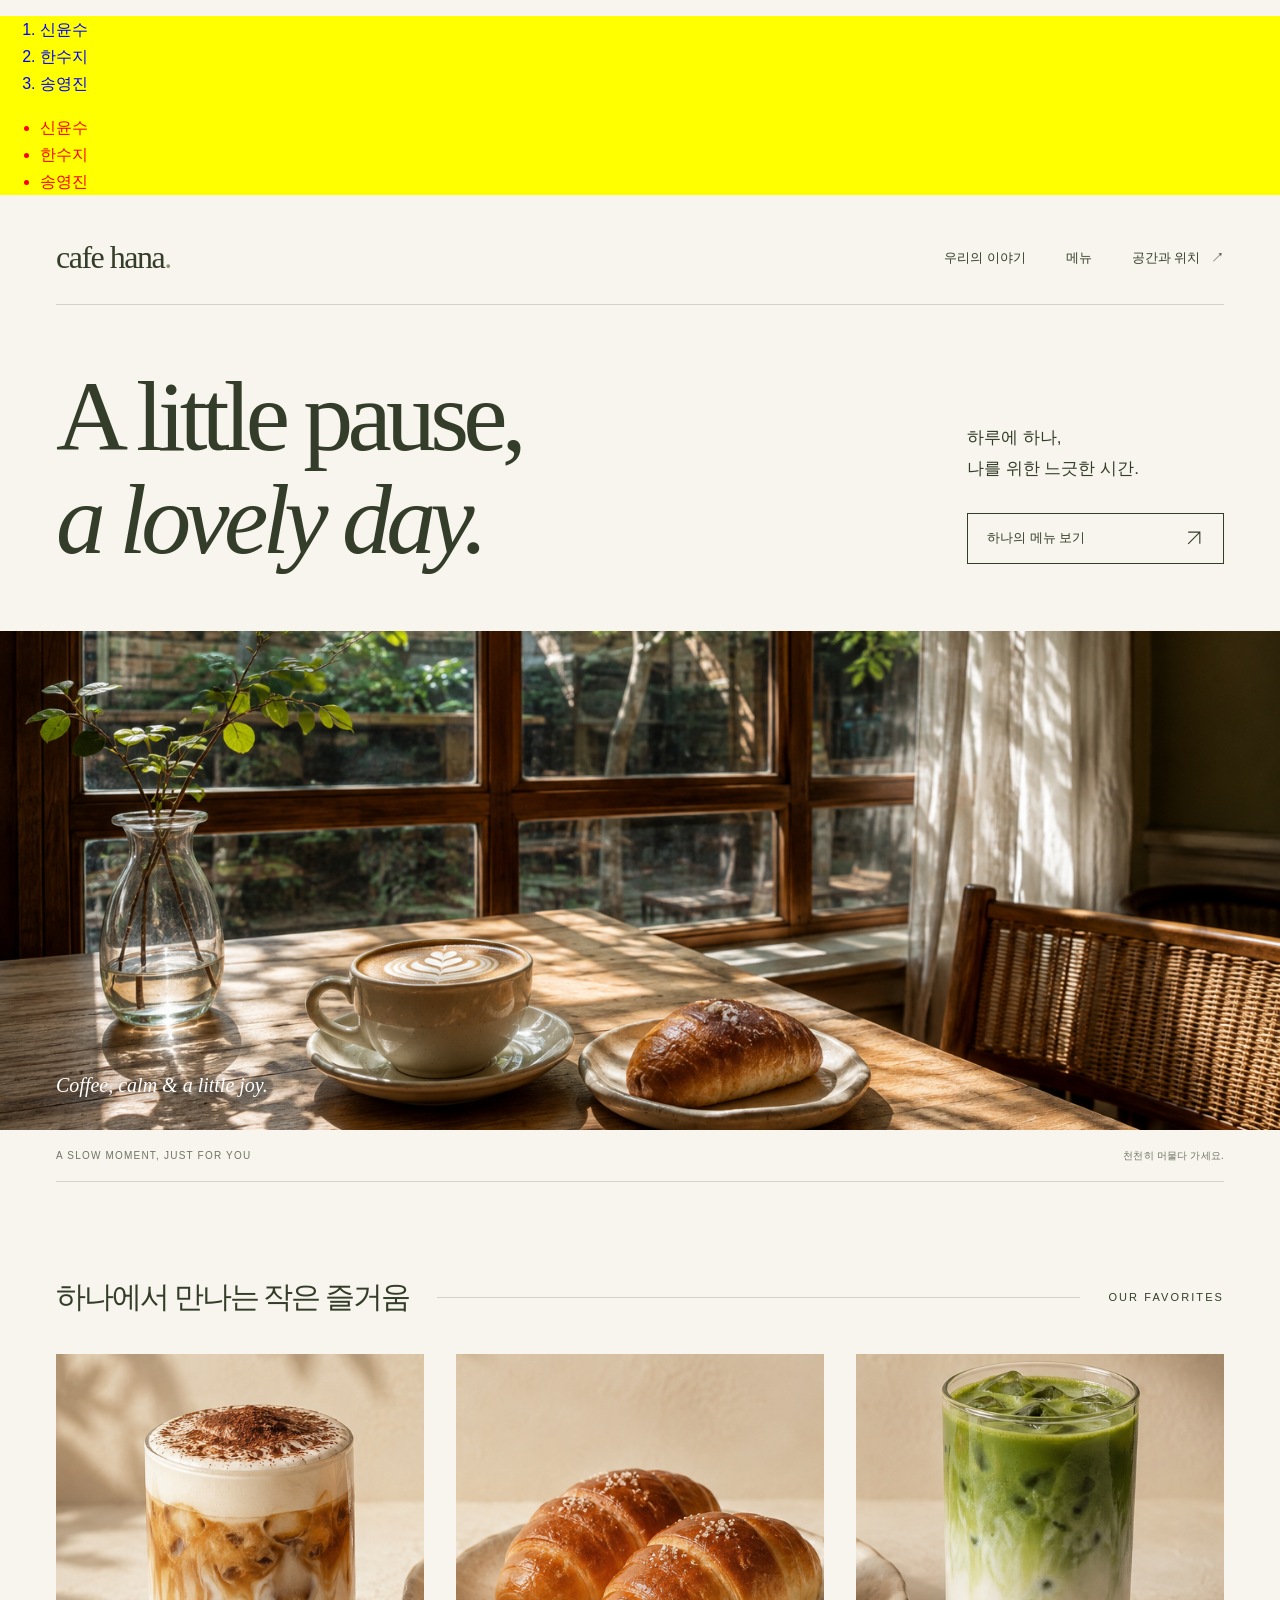
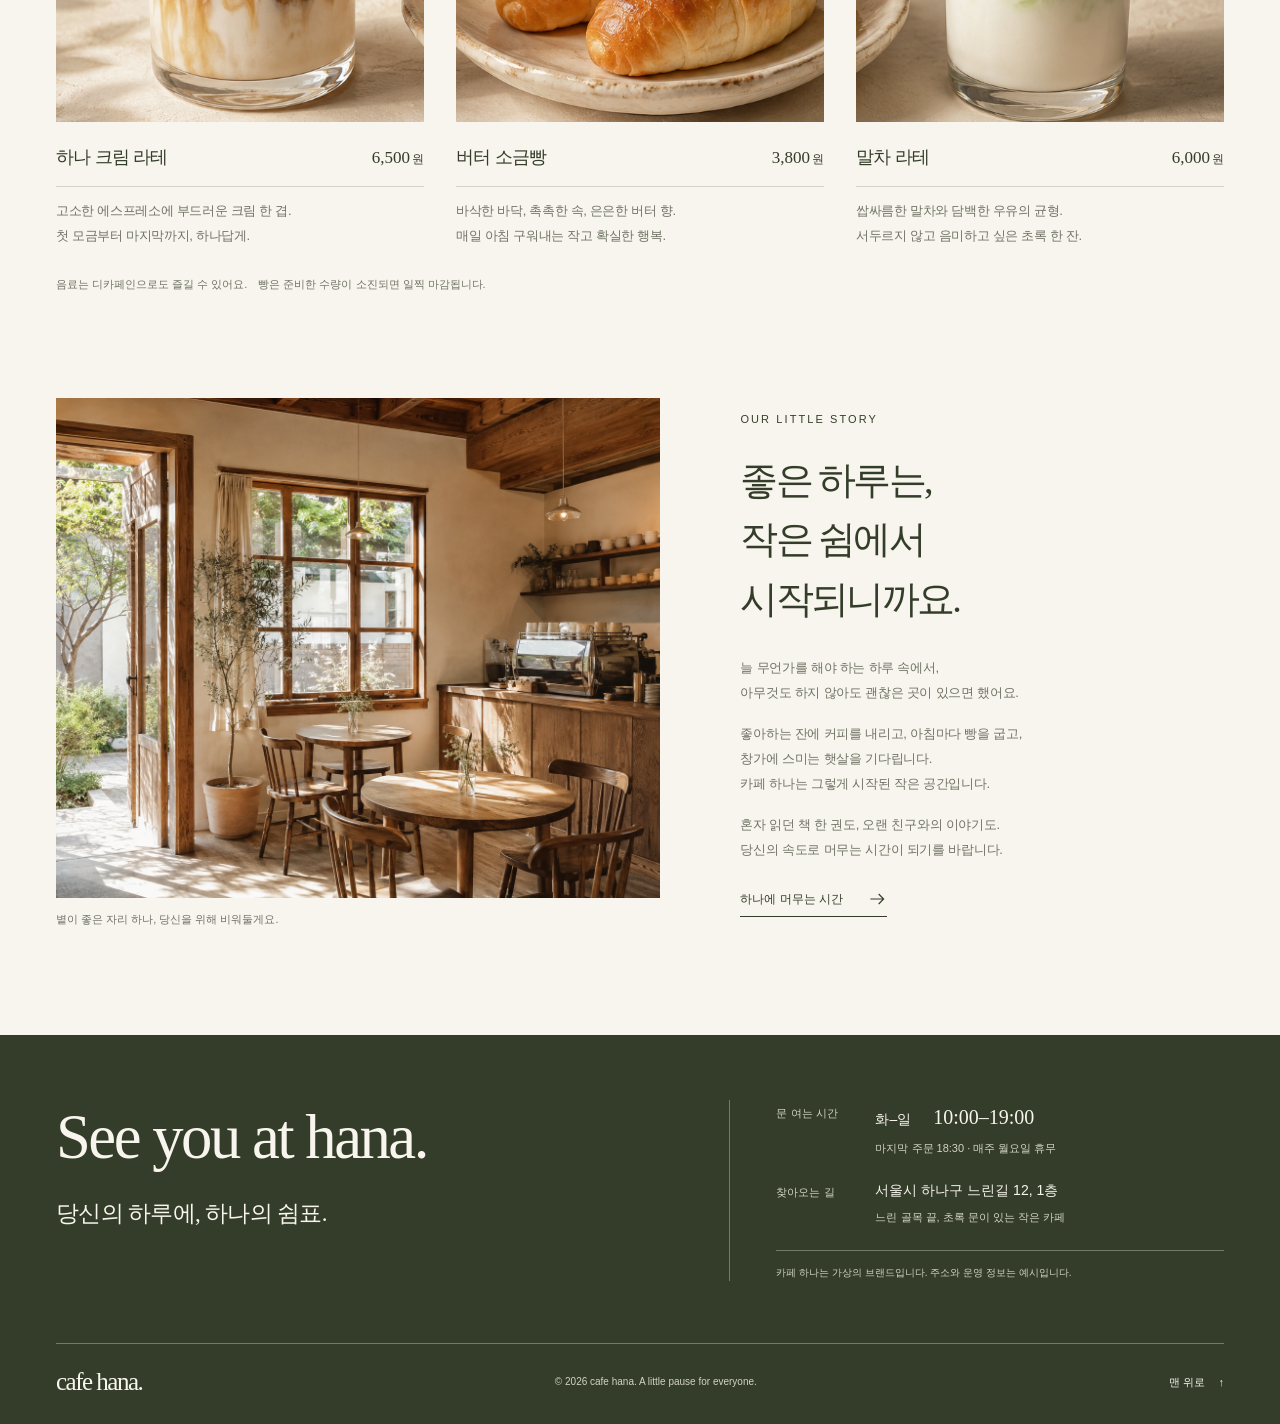
<file: cafe-hana/cafe-hana/index.html>
<!DOCTYPE html>
<html lang="ko">
  <head>
    <meta charset="UTF-8" />
    <meta name="viewport" content="width=device-width, initial-scale=1.0" />
    <meta name="theme-color" content="#f7f5ed" />
    <meta name="description" content="하루에 하나, 나를 위한 느긋한 시간. 정성껏 내린 커피와 갓 구운 빵이 있는 가상의 동네 카페, 카페 하나입니다." />
    <title>카페 하나 — 당신의 하루에, 하나의 쉼표</title>
    <link rel="icon" href="images/favicon.svg" type="image/svg+xml" />
    <link rel="stylesheet" href="style.css" />
  </head>
  <body id="top">

<div class="members">

  <ol class = "score">
      <li>신윤수</li>
      <li>한수지</li>
      <li>송영진</li>
    </ol>   
  
  <ul>
    <li>신윤수</li>
    <li>한수지</li>
    <li>송영진</li>
  </ul>
    </div>


    <a class="skip-link" href="#main">본문으로 바로가기</a>

    <!-- 상단 메뉴: JavaScript 없이 페이지 안의 각 영역으로 이동합니다. -->
    <header class="site-header wrap">
      <a class="wordmark" href="#top" aria-label="카페 하나, 처음으로">cafe hana<span class="brand-dot" aria-hidden="true">.</span></a>
      <nav aria-label="주요 메뉴">
        <a href="#story">우리의 이야기</a>
        <a href="#menu">메뉴</a>
        <a href="#visit">공간과 위치 <span aria-hidden="true">↗</span></a>
      </nav>
    </header>

    <main id="main">
      <!-- 첫 화면 -->
      <section class="hero" aria-labelledby="hero-title">
        <div class="hero-intro wrap">
          <h1 id="hero-title" lang="en">A little pause,<br /><em>a lovely day.</em></h1>
          <div class="hero-note">
            <p>하루에 하나,<br />나를 위한 느긋한 시간.</p>
            <a class="button-link" href="#menu">하나의 메뉴 보기 <svg viewBox="0 0 24 24" fill="none" aria-hidden="true"><path d="M5 19 19 5M5 5h14v14" /></svg></a>
          </div>
        </div>
        <figure class="hero-photo">
          <img src="images/cafe-window.png" width="1536" height="1024" alt="초록 정원이 보이는 햇살 가득한 창가, 나무 테이블 위의 라테와 소금빵" fetchpriority="high" />
          <figcaption lang="en">Coffee, calm &amp; a little joy.</figcaption>
        </figure>
        <div class="photo-footnote wrap" aria-hidden="true"><span>A SLOW MOMENT, JUST FOR YOU</span><span>천천히 머물다 가세요.</span></div>
      </section>

      <!-- 대표 메뉴: 이름, 가격, 설명을 이곳에서 수정하세요. -->
      <section class="menu-section wrap section-space" id="menu" aria-labelledby="menu-title">
        <div class="section-heading">
          <h2 id="menu-title">하나에서 만나는<br class="mobile-break" /> 작은 즐거움</h2>
          <span class="heading-rule" aria-hidden="true"></span>
          <span class="section-label" lang="en">OUR FAVORITES</span>
        </div>
        <div class="menu-grid">
          <article class="menu-item">
            <div class="menu-photo menu-photo-first"><img src="images/signature-menu.png" alt="코코아를 살짝 뿌린 부드러운 크림이 올라간 아이스 라테" width="1536" height="1024" loading="lazy" /></div>
            <div class="menu-name"><h3>하나 크림 라테</h3><p>6,500<span>원</span></p></div>
            <p class="menu-description">고소한 에스프레소에 부드러운 크림 한 겹.<br />첫 모금부터 마지막까지, 하나답게.</p>
          </article>
          <article class="menu-item">
            <div class="menu-photo menu-photo-second"><img src="images/signature-menu.png" alt="도자기 접시에 담긴 노릇하고 윤기 있게 구운 버터 소금빵" width="1536" height="1024" loading="lazy" /></div>
            <div class="menu-name"><h3>버터 소금빵</h3><p>3,800<span>원</span></p></div>
            <p class="menu-description">바삭한 바닥, 촉촉한 속, 은은한 버터 향.<br />매일 아침 구워내는 작고 확실한 행복.</p>
          </article>
          <article class="menu-item">
            <div class="menu-photo menu-photo-third"><img src="images/signature-menu.png" alt="진한 초록빛 말차와 우유가 층을 이룬 아이스 말차 라테" width="1536" height="1024" loading="lazy" /></div>
            <div class="menu-name"><h3>말차 라테</h3><p>6,000<span>원</span></p></div>
            <p class="menu-description">쌉싸름한 말차와 담백한 우유의 균형.<br />서두르지 않고 음미하고 싶은 초록 한 잔.</p>
          </article>
        </div>
        <p class="menu-note">음료는 디카페인으로도 즐길 수 있어요. <span>빵은 준비한 수량이 소진되면 일찍 마감됩니다.</span></p>
      </section>

      <!-- 브랜드 이야기 -->
      <section class="story-section wrap" id="story" aria-labelledby="story-title">
        <figure class="story-photo"><img src="images/cafe-interior.png" alt="나무 테이블과 의자, 작은 커피 바와 식물이 어우러진 햇살 드는 카페 하나의 공간" width="1536" height="1024" loading="lazy" /><figcaption>볕이 좋은 자리 하나, 당신을 위해 비워둘게요.</figcaption></figure>
        <div class="story-copy">
          <p class="section-label" lang="en">OUR LITTLE STORY</p>
          <h2 id="story-title">좋은 하루는,<br />작은 쉼에서<br />시작되니까요.</h2>
          <div class="story-text">
            <p>늘 무언가를 해야 하는 하루 속에서,<br />아무것도 하지 않아도 괜찮은 곳이 있으면 했어요.</p>
            <p>좋아하는 잔에 커피를 내리고, 아침마다 빵을 굽고,<br class="desktop-break" /> 창가에 스미는 햇살을 기다립니다.<br />카페 하나는 그렇게 시작된 작은 공간입니다.</p>
            <p>혼자 읽던 책 한 권도, 오랜 친구와의 이야기도.<br />당신의 속도로 머무는 시간이 되기를 바랍니다.</p>
          </div>
          <a class="text-link" href="#visit">하나에 머무는 시간 <svg viewBox="0 0 24 24" fill="none" aria-hidden="true"><path d="M4 12h16m-6-6 6 6-6 6" /></svg></a>
        </div>
      </section>

      <!-- 방문 안내: 아래 주소와 운영 시간은 가상의 설정입니다. -->
      <section class="visit-section" id="visit" aria-labelledby="visit-title">
        <div class="visit-content wrap">
          <div class="visit-intro"><h2 id="visit-title" lang="en">See you at hana.</h2><p>당신의 하루에, 하나의 쉼표.</p></div>
          <div class="visit-details">
            <dl>
              <div><dt>문 여는 시간</dt><dd>화–일 <span class="hours">10:00–19:00</span><small>마지막 주문 18:30 · 매주 월요일 휴무</small></dd></div>
              <div><dt>찾아오는 길</dt><dd><address>서울시 하나구 느린길 12, 1층</address><small>느린 골목 끝, 초록 문이 있는 작은 카페</small></dd></div>
            </dl>
            <p class="fiction-note">카페 하나는 가상의 브랜드입니다. 주소와 운영 정보는 예시입니다.</p>
          </div>
        </div>
        <footer class="site-footer wrap">
          <a class="wordmark" href="#top" aria-label="카페 하나, 처음으로">cafe hana.</a>
          <p>© 2026 cafe hana. A little pause for everyone.</p>
          <a class="back-top" href="#top">맨 위로 <span aria-hidden="true">↑</span></a>
        </footer>
      </section>
    </main>
  </body>
</html>
</file>
<file: cafe-hana/cafe-hana/style.css>
/* 1. 기본 설정 — 색상과 글꼴은 여기서 한 번에 바꿀 수 있습니다. */
:root {
  --cream: #f7f5ed;
  --olive: #343d29;
  --muted: #707365;
  --line: #d2d3c6;
  --serif: Georgia, "Times New Roman", "AppleMyungjo", "Batang", serif;
  --sans: "Apple SD Gothic Neo", "Malgun Gothic", "Noto Sans KR", sans-serif;
}

.members {
  background-color: yellow;
}

.members li {
  color: red;
}

.score > li {
  color: blue;
}


* { box-sizing: border-box; }

html { scroll-behavior: smooth; scroll-padding-top: 36px; }

body { margin: 0; color: var(--olive); background: var(--cream); font-family: var(--sans); font-size: 16px; line-height: 1.7; word-break: keep-all; }
::selection { color: var(--cream); background: var(--olive); }
a { color: inherit; text-decoration: none; }
img { display: block; width: 100%; height: auto; }
figure, h1, h2, h3, p, dl, dd { margin: 0; }
svg { width: 20px; height: 20px; stroke: currentColor; stroke-width: 1.35; flex-shrink: 0; }

a:focus-visible { outline: 2px solid currentColor; outline-offset: 7px; }


.wrap { width: min(1280px, calc(100% - 112px)); margin-inline: auto; }
.skip-link { position: absolute; top: -100px; left: 16px; z-index: 10; padding: 12px 20px; background: var(--olive); color: var(--cream); }
.skip-link:focus { top: 12px; }
.section-space { padding-block: 93px 104px; }
.section-label { font-size: 11px; font-weight: 500; letter-spacing: .19em; }
.mobile-break { display: none; }

/* 2. 로고와 상단 메뉴 */
.site-header { display: flex; align-items: center; justify-content: space-between; min-height: 94px; border-bottom: 1px solid var(--line); gap: 24px; }
.wordmark { font-family: var(--serif); font-size: 32px; letter-spacing: -1.5px; line-height: 1.2; white-space: nowrap; }
.brand-dot { color: #8e9375; }
.site-header nav { display: flex; align-items: center; gap: 40px; font-size: 13px; }
.site-header nav a { padding-block: 14px; }
.site-header nav a:hover { text-decoration: underline; text-underline-offset: 6px; }
.site-header nav span { margin-left: 7px; }

/* 3. 첫 화면 — 문구와 사진을 별도로 구성합니다. */
.hero-intro { display: flex; align-items: flex-end; justify-content: space-between; gap: 36px; padding-block: 61px 59px; }
h1 { font-family: var(--serif); font-size: clamp(64px, 7.8vw, 116px); font-weight: 400; letter-spacing: -.058em; line-height: 1.03; }
h1 em { font-weight: 400; }
.hero-note { padding-bottom: 8px; width: 257px; flex-shrink: 0; }
.hero-note > p { font-size: 17px; line-height: 1.85; margin-bottom: 28px; }
.button-link { min-height: 51px; display: flex; justify-content: space-between; align-items: center; gap: 36px; padding: 11px 19px; border: 1px solid var(--olive); font-size: 13px; transition: color .2s, background .2s; }
.button-link:hover { background: var(--olive); color: var(--cream); }
.hero-photo { position: relative; height: clamp(400px, 39vw, 570px); overflow: hidden; background: #b1a28d; }
.hero-photo > img { height: 100%; object-fit: cover; object-position: center 65%; }
.hero-photo figcaption { position: absolute; left: max(56px, calc((100% - 1280px) / 2)); bottom: 28px; color: white; font-family: var(--serif); font-style: italic; font-size: 20px; text-shadow: 0 1px 8px #0008; }
.photo-footnote { display: flex; justify-content: space-between; padding-block: 17px; border-bottom: 1px solid var(--line); color: var(--muted); font-size: 10px; letter-spacing: .12em; }
.photo-footnote span:last-child { letter-spacing: .02em; }

/* 4. 대표 메뉴 — 한 장의 사진에서 각 메뉴 영역을 보여줍니다. */
.section-heading { display: flex; align-items: center; gap: 28px; margin-bottom: 34px; }
.section-heading h2 { font-family: var(--serif); font-size: clamp(24px, 2.35vw, 34px); font-weight: 400; letter-spacing: -.065em; line-height: 1.5; }
.heading-rule { height: 1px; flex: 1; background: var(--line); }
.menu-grid { display: grid; grid-template-columns: repeat(3, minmax(0, 1fr)); gap: 32px; }
.menu-photo { position: relative; aspect-ratio: 1; overflow: hidden; background: #e5ddcd; }
.menu-photo img { position: absolute; top: 0; width: 300%; max-width: none; height: 100%; object-fit: cover; object-position: center 66%; transition: transform .5s ease; }
.menu-photo-first img { left: 0; }
.menu-photo-second img { left: -100%; }
.menu-photo-third img { left: -200%; }
.menu-name { display: flex; align-items: baseline; justify-content: space-between; gap: 12px; padding: 20px 0 13px; border-bottom: 1px solid var(--line); }
.menu-name h3 { font-size: 18px; font-weight: 500; letter-spacing: -.045em; }
.menu-name > p { font-family: var(--serif); font-size: 17px; white-space: nowrap; }
.menu-name > p > span { font-family: var(--sans); font-size: 12px; margin-left: 2px; }
.menu-description { margin-top: 12px; color: var(--muted); font-size: 13px; line-height: 1.9; letter-spacing: -.025em; }
.menu-note { margin-top: 27px; font-size: 11px; color: var(--muted); }
.menu-note span { margin-left: 8px; }

/* 5. 브랜드 이야기 */
.story-section { display: grid; grid-template-columns: 1.25fr 1fr; align-items: center; gap: 80px; padding-block: 0 106px; }
.story-photo img { height: 500px; object-fit: cover; object-position: 45% center; }
.story-photo figcaption { padding-top: 12px; font-size: 11px; color: var(--muted); }
.story-copy .section-label { margin-bottom: 22px; }
.story-copy h2 { font-family: var(--serif); font-weight: 400; font-size: clamp(30px, 3vw, 44px); letter-spacing: -.07em; line-height: 1.55; }
.story-text { display: grid; gap: 15px; margin-top: 26px; color: var(--muted); font-size: 13px; line-height: 1.95; letter-spacing: -.02em; }
.text-link { display: inline-flex; align-items: center; gap: 24px; margin-top: 26px; padding-bottom: 7px; border-bottom: 1px solid var(--olive); font-size: 12px; }
.text-link svg { transition: transform .2s; }
.text-link:hover svg { transform: translateX(4px); }

/* 6. 방문 안내와 하단 */
.visit-section { padding-top: 65px; color: var(--cream); background: var(--olive); }
.visit-content { display: grid; grid-template-columns: 1.2fr 1fr; gap: 80px; padding-bottom: 62px; }
.visit-intro h2 { font-family: var(--serif); font-size: clamp(40px, 4.9vw, 70px); font-weight: 400; letter-spacing: -.04em; line-height: 1.2; }
.visit-intro > p { margin-top: 19px; font-family: var(--serif); font-size: 23px; letter-spacing: -.03em; }
.visit-details { border-left: 1px solid #747b64; padding-left: 46px; }
.visit-details dl { display: grid; gap: 22px; }
.visit-details dl > div { display: grid; grid-template-columns: 83px 1fr; gap: 16px; }
.visit-details dt { padding-top: 4px; color: #d1d4c4; font-size: 11px; }
.visit-details dd { font-size: 14px; }
.visit-details .hours { margin-left: 18px; font-family: var(--serif); font-size: 20px; }
.visit-details small { display: block; margin-top: 5px; color: #d1d4c4; font-size: 11px; }
address { font-style: normal; }
.fiction-note { border-top: 1px solid #747b64; margin-top: 23px; padding-top: 13px; color: #d1d4c4; font-size: 10px; }
.site-footer { display: flex; align-items: center; justify-content: space-between; gap: 20px; padding-block: 23px 27px; border-top: 1px solid #747b64; }
.site-footer .wordmark { font-size: 25px; }
.site-footer > p { color: #d1d4c4; font-size: 10px; }
.back-top { font-size: 11px; }
.back-top span { padding-left: 10px; }
.back-top:hover { text-decoration: underline; text-underline-offset: 5px; }

/* 7. 태블릿 */
@media (max-width: 1000px) {
  .wrap { width: calc(100% - 64px); }
  .site-header { min-height: 82px; }
  .hero-intro { padding-block: 47px; gap: 24px; }
  .hero-note { width: 210px; }
  .hero-note > p { font-size: 14px; }
  .button-link { gap: 16px; }
  .hero-photo figcaption { left: 32px; }
  .section-space { padding-block: 65px 70px; }
  .menu-grid { gap: 20px; }
  .menu-name h3 { font-size: 16px; }
  .menu-description br, .desktop-break { display: none; }
  .story-section { gap: 40px; padding-bottom: 75px; }
  .story-photo img { height: 500px; }
  .story-text { font-size: 12px; }
  .visit-content { gap: 32px; grid-template-columns: 1fr 1fr; }
  .visit-details { padding-left: 26px; }
  .visit-details dl > div { display: block; }
  .visit-details dt { margin-bottom: 5px; }
}

/* 8. 모바일 — 메뉴와 이야기를 세로로 배치합니다. */
@media (max-width: 650px) {
  html { scroll-padding-top: 22px; }
  .wrap { width: calc(100% - 40px); }
  .site-header { min-height: 77px; gap: 14px; }
  .wordmark { font-size: 26px; }
  .site-header nav { gap: 17px; font-size: 11px; }
  .site-header nav span { display: none; }
  .hero-intro { display: block; padding-block: 39px 34px; }
  h1 { font-size: clamp(51px, 12vw, 78px); letter-spacing: -.06em; line-height: 1.08; }
  .hero-note { display: flex; justify-content: space-between; align-items: center; gap: 14px; width: 100%; padding: 0; margin-top: 29px; }
  .hero-note > p { font-size: 12px; margin-bottom: 0; }
  .button-link { min-height: 45px; padding: 9px 12px; gap: 15px; font-size: 11px; }
  .button-link svg { width: 15px; height: 15px; }
  .hero-photo { height: 380px; }
  .hero-photo > img { object-position: 45% 65%; }
  .hero-photo figcaption { left: 20px; bottom: 19px; font-size: 17px; }
  .photo-footnote { font-size: 8px; letter-spacing: .09em; padding-block: 13px; }
  .section-space { padding-block: 53px 60px; }
  .section-heading { align-items: flex-end; justify-content: space-between; gap: 15px; margin-bottom: 25px; }
  .section-heading h2 { font-size: 25px; line-height: 1.55; }
  .mobile-break { display: initial; }
  .heading-rule { display: none; }
  .section-heading .section-label { padding-bottom: 6px; font-size: 8px; letter-spacing: .12em; }
  .menu-grid { grid-template-columns: 1fr; gap: 34px; }
  .menu-photo { aspect-ratio: 1; }
  .menu-name { padding-top: 16px; }
  .menu-name h3 { font-size: 18px; }
  .menu-description { font-size: 13px; margin-top: 10px; }
  .menu-note { font-size: 10px; margin-top: 24px; }
  .menu-note span { display: block; margin-left: 0; }
  .story-section { grid-template-columns: 1fr; gap: 30px; padding-bottom: 58px; }
  .story-photo img { height: auto; aspect-ratio: 1.1; }
  .story-photo figcaption { font-size: 10px; }
  .story-copy .section-label { margin-bottom: 15px; font-size: 10px; }
  .story-copy h2 { font-size: 35px; line-height: 1.5; }
  .story-text { font-size: 13px; gap: 17px; margin-top: 22px; }
  .visit-section { padding-top: 41px; }
  .visit-content { grid-template-columns: 1fr; gap: 31px; padding-bottom: 34px; }
  .visit-intro h2 { font-size: clamp(39px, 10.4vw, 58px); }
  .visit-intro > p { margin-top: 11px; font-size: 19px; }
  .visit-details { border-left: 0; border-top: 1px solid #747b64; padding: 26px 0 0; }
  .visit-details dl > div { display: grid; grid-template-columns: 74px 1fr; gap: 11px; }
  .visit-details .hours { font-size: 19px; margin-left: 14px; }
  .visit-details dd { font-size: 13px; }
  .fiction-note { font-size: 9px; }
  .site-footer { flex-wrap: wrap; gap: 15px; padding-block: 22px; }
  .site-footer > p { order: 3; width: 100%; font-size: 9px; }
}

@media (max-width: 360px) {
  .site-header nav { gap: 11px; font-size: 10px; }
  .wordmark { font-size: 24px; }
  h1 { font-size: 48px; }
  .hero-note { gap: 8px; }
  .button-link { gap: 9px; }
  .visit-details dl > div { grid-template-columns: 64px 1fr; }
}

/* 동작 줄이기를 선택한 사용자는 부드러운 스크롤 없이 이동합니다. */
@media (prefers-reduced-motion: reduce) {
  html { scroll-behavior: auto; }
  *, *::before, *::after { transition: none !important; }
}
</file>
